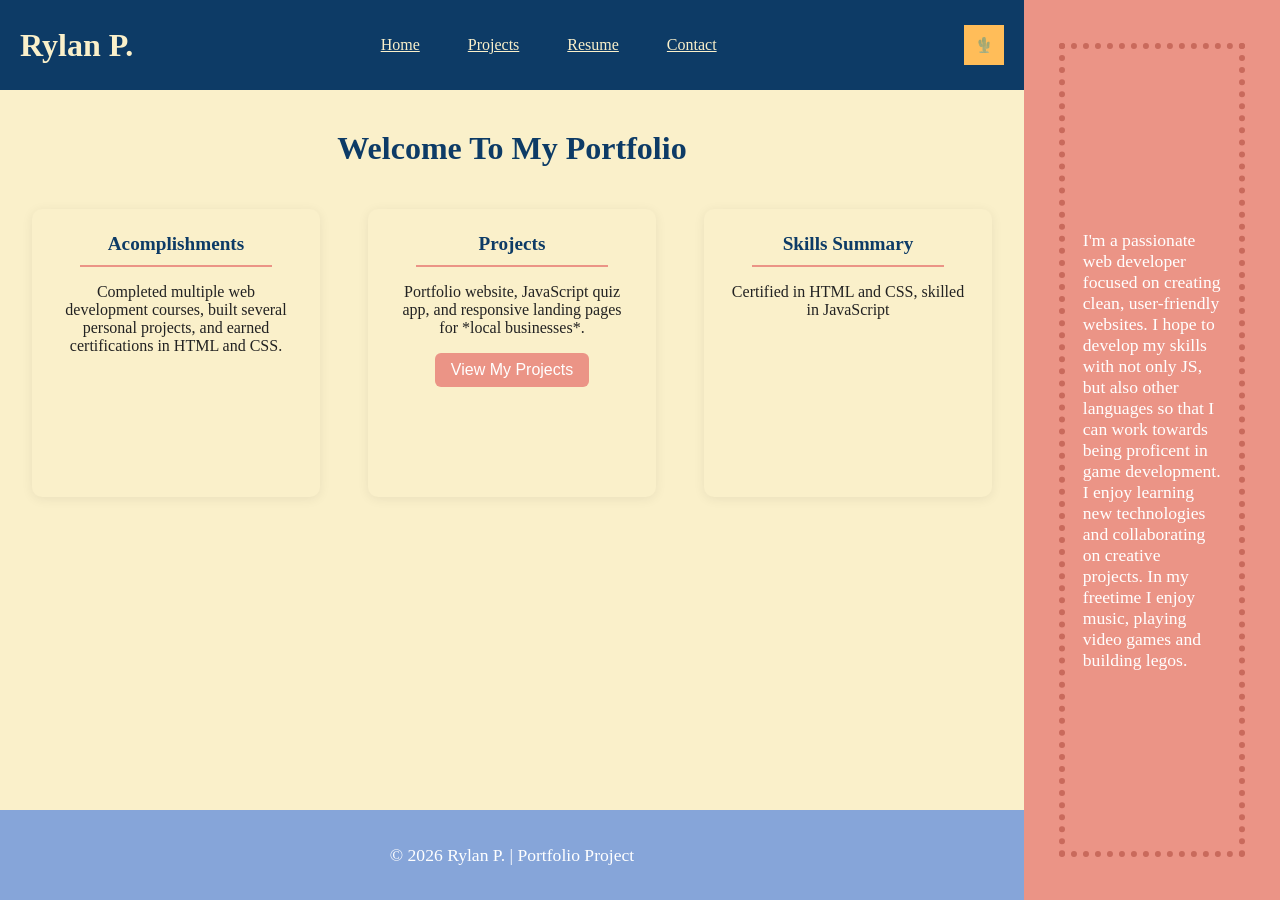
<file: index.html>
<!DOCTYPE html>
<html lang="en">
<head>
    <meta charset="UTF-8">
    <meta name="keywords" content="Rylan, coding, Portfolio">
    <meta name="description" content="Rylan P Portfolio">
    <meta name="viewport" content="width=device-width, initial-scale=1.0">
    <title>Portfolio</title>
    <link rel="stylesheet" href="portfoliocss.css">
    <script src="script.js" defer></script>
</head>
<body class="bodyHome-container">
    <header>

        <div class="header-bar">
            <h1>Rylan P.</h1><!-- name -->
        <nav class="nav-bar"><!-- right side -->
            <ul>
            <a href="index.html"> <li style="text-decoration: underline;">Home</li></a>
            <a href="projects.html"> <li style="text-decoration: underline;">Projects</li></a>
            <a href="resume.html"> <li style="text-decoration: underline;">Resume</li></a>
            <a href="contact.html"> <li style="text-decoration: underline;">Contact</li></a>
            </ul>

        </nav>
            <img src="images/logo.png" alt="logo" title="company logo"> <!-- left side -->
            
        </div>

    </header>

    <main class=".mainHome-container"><!-- make grid? -->
        <h1 class="main-heading">Welcome To My Portfolio</h1><!-- tagline -->

        <section class="left-main"> <!-- make flex col -->
            <div id="box1" class="home-box">
                <h1 class="boxHeader">Acomplishments</h1>
                <hr class="lineInBox">
                <p class="boxParagragh">Completed multiple web development courses, built several personal projects, and earned certifications in HTML and CSS.</p>
            </div><!-- acomplishments -->
            <div id="box2" class="home-box">
                <h1 class="boxHeader">Projects</h1>
                <hr class="lineInBox">
                <p class="boxParagragh">Portfolio website, JavaScript quiz app, and responsive landing pages for *local businesses*.</p>
            <div>
                <a href="projects.html"><button>View My Projects</button></a>
            </div>

            </div><!-- projects, include view my work button in box -->
            <div id="box3" class="home-box">
                <h1 class="boxHeader">Skills Summary</h1>
                <hr class="lineInBox">
                <p class="boxParagragh">Certified in HTML and CSS, skilled in JavaScript</p>
            </div><!-- Skills summary -->
        </section>
        
    </main>
        <aside>
            <div class="aside-box">
                <p>I'm a passionate web developer focused on creating clean, user-friendly websites. I hope to develop my skills with not only JS, but also other languages so that I can work towards being proficent in game development. I enjoy learning new technologies and collaborating on creative projects. In my freetime I enjoy music, playing video games and building legos.</p>
            </div>
        </aside>

    <footer>
        <p>&copy; 2026 Rylan P. | Portfolio Project</p>
    </footer>
</body>
</html>
</file>
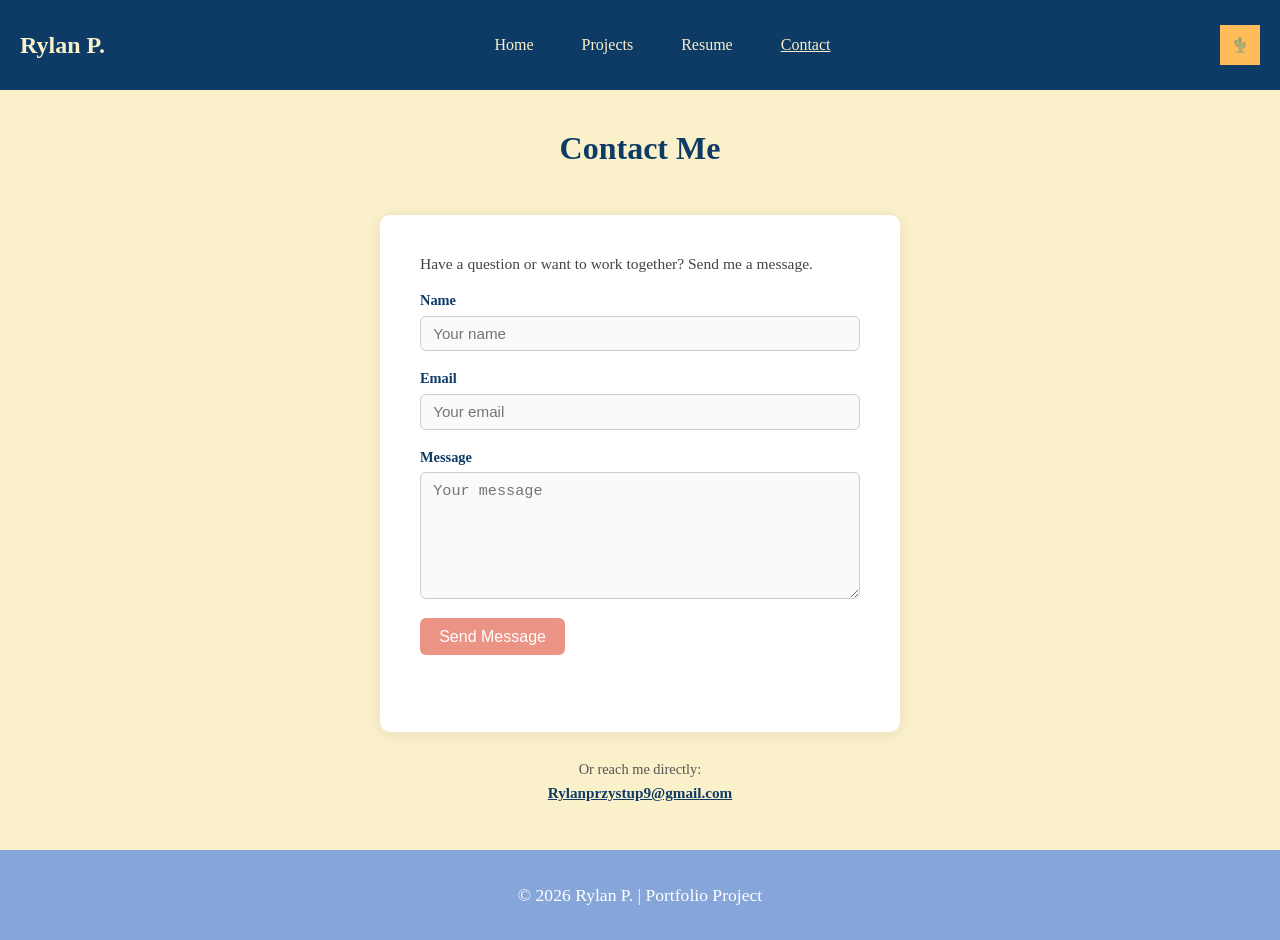
<file: contact.html>
<!DOCTYPE html>
<html lang="en">
<head>
    <meta charset="UTF-8">
    <meta name="viewport" content="width=device-width, initial-scale=1.0">
    <title>Contact | Rylan P.</title>
    <link rel="stylesheet" href="contact.css">
</head>
<body class="bodyContact-container">

    <header class="contact-header">
        <div class="header-bar">
            <h1>Rylan P.</h1>
            <nav class="nav-bar">
                <ul>
                    <a href="index.html"><li>Home</li></a>
                    <a href="projects.html"><li>Projects</li></a>
                    <a href="resume.html"><li>Resume</li></a>
                    <a href="contact.html"><li style="text-decoration: underline;">Contact</li></a>
                </ul>
            </nav>
            <img src="images/logo.png" alt="logo" title="company logo">
        </div>
    </header>

    <main class="contact-main">
        <h1 class="contact-page-title">Contact Me</h1>

        <div class="contact-card">
            <p class="contact-intro">Have a question or want to work together? Send me a message.</p>

            <div class="form-group">
                <label for="name">Name</label>
                <input type="text" id="name" placeholder="Your name">
            </div>

            <div class="form-group">
                <label for="email">Email</label>
                <input type="email" id="email" placeholder="Your email">
            </div>

            <div class="form-group">
                <label for="message">Message</label>
                <textarea id="message" rows="6" placeholder="Your message"></textarea>
            </div>

            <button onclick="handleSubmit()">Send Message</button>
            <p id="confirm-msg" class="confirm-msg"></p>
        </div>

        <div class="contact-links">
            <p>Or reach me directly:</p>
            <a href="mailto:Rylanprzystup9@gmail.com">Rylanprzystup9@gmail.com</a>
        </div>
    </main>

    <footer class="contact-footer">
        <p>&copy; 2026 Rylan P. | Portfolio Project</p>
    </footer>

    <script>
        function handleSubmit() {
            let name = document.getElementById("name").value.trim();
            let email = document.getElementById("email").value.trim();
            let message = document.getElementById("message").value.trim();
            let confirm = document.getElementById("confirm-msg");

            if (!name || !email || !message) {
                confirm.textContent = "Please fill out all fields.";
                confirm.style.color = "#c0392b";
                return;
            }

            confirm.textContent = "Message sent! I'll get back to you soon.";
            confirm.style.color = "#0D3B66";

            document.getElementById("name").value = "";
            document.getElementById("email").value = "";
            document.getElementById("message").value = "";
        }
    </script>

</body>
</html>
</file>
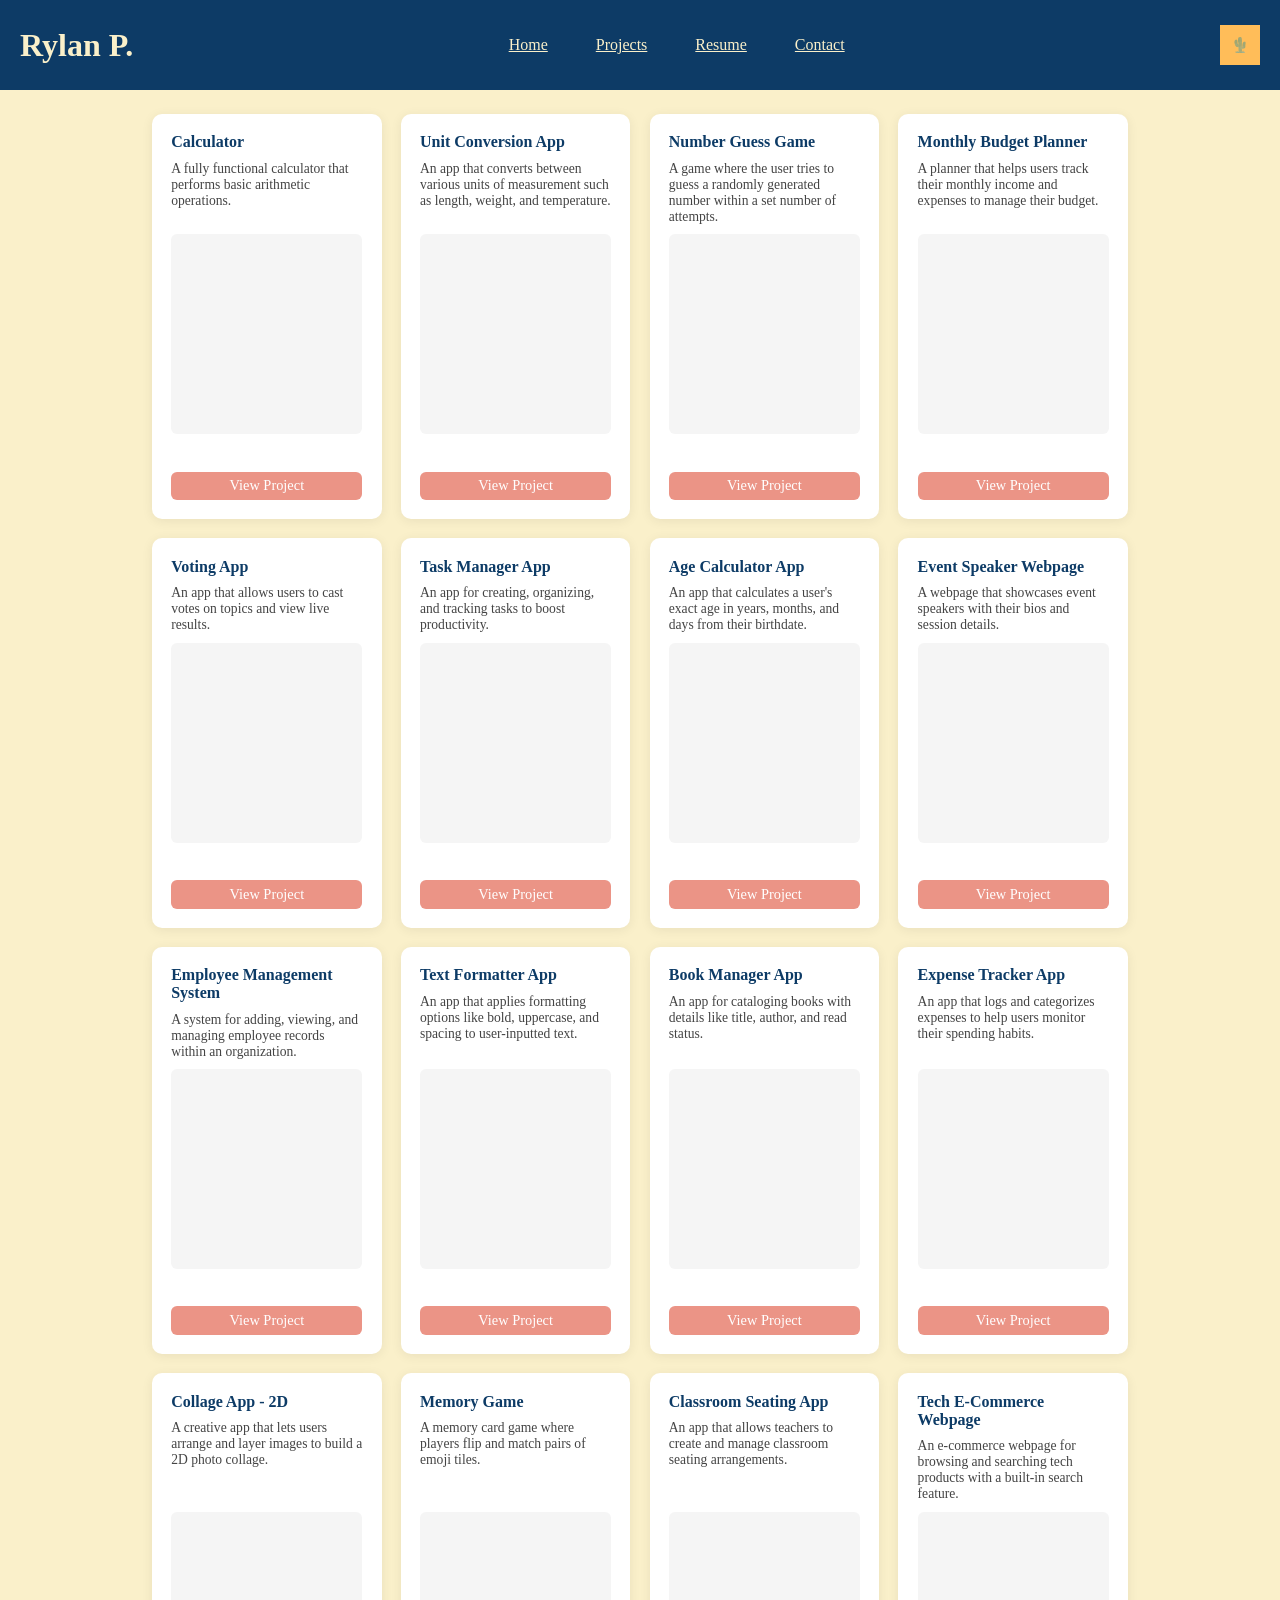
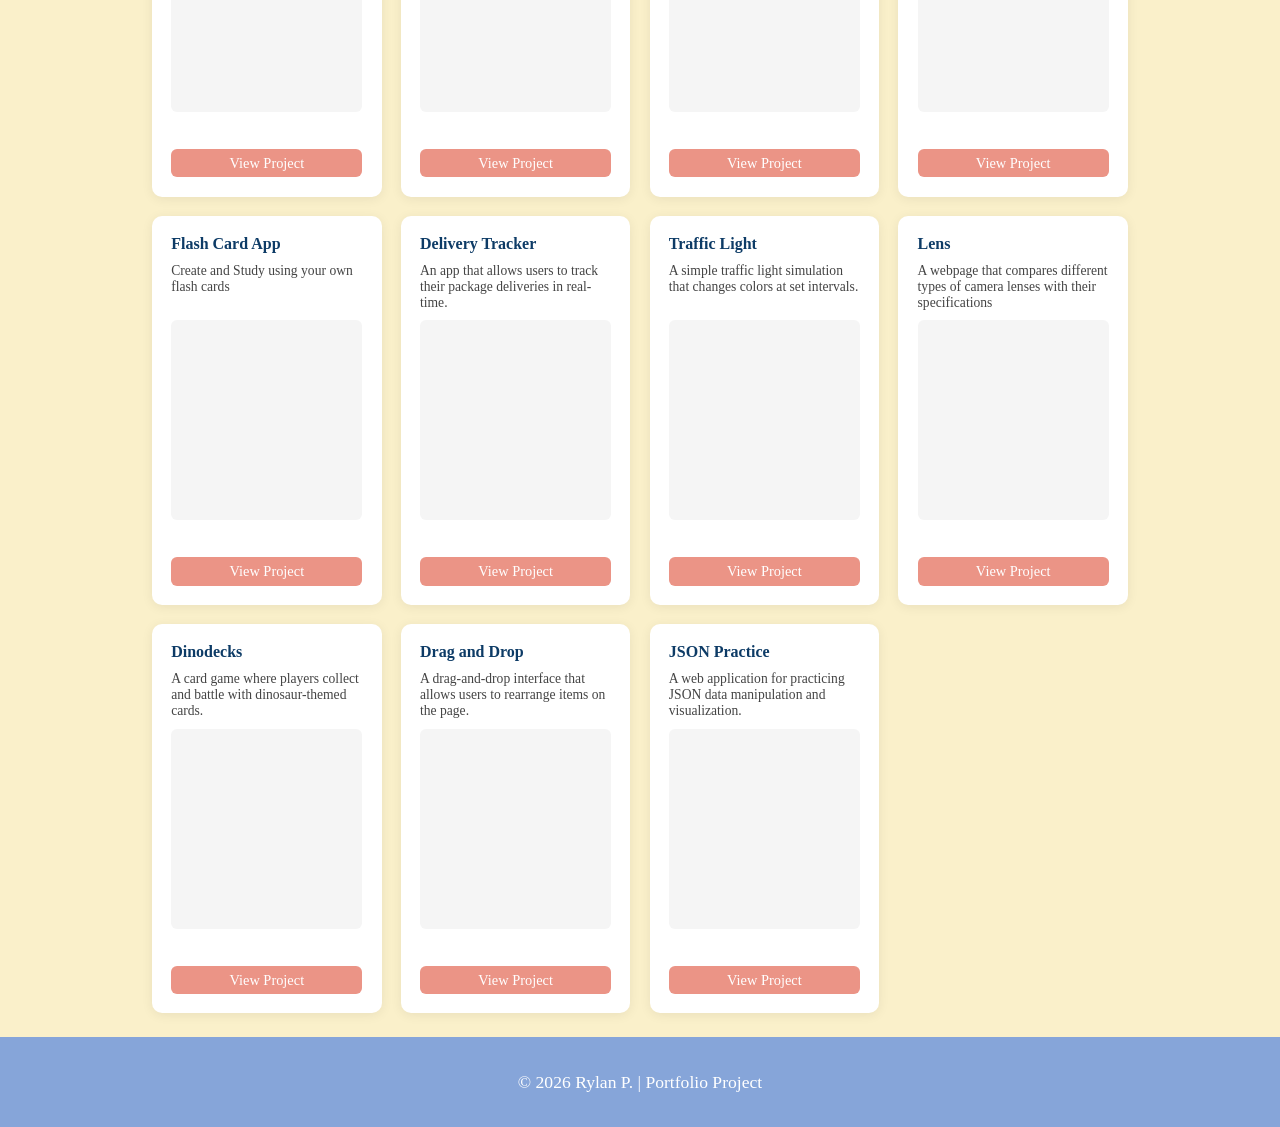
<file: projects.html>
<!DOCTYPE html>
<html lang="en">
<head>
    <meta charset="UTF-8">
    <meta name="viewport" content="width=device-width, initial-scale=1.0">
    <title>Projects-Rylan</title>
    <link rel="stylesheet" href="port-projects.css">
    <script src="script.js" defer></script>
</head>
<body class="bodyProject-container">
    <header>

        <div class="header-bar-projects">
            <h1>Rylan P.</h1><!-- name -->
        <nav class="nav-bar"><!-- right side -->
            <ul>
            <a href="index.html"> <li style="text-decoration: underline;">Home</li></a>
            <a href="projects.html"> <li style="text-decoration: underline;">Projects</li></a>
            <a href="resume.html"> <li style="text-decoration: underline;">Resume</li></a>
            <a href="contact.html"> <li style="text-decoration: underline;">Contact</li></a>
            </ul>

        </nav>
            <img src="images/logo.png" alt="logo" title="company logo"> <!-- left side -->
            
        </div>

    </header>

    <main class="mainHome-container-projects">
        <!-- div that will contain a 4 wide grid that holds iframes of each index from projeccts array-->
        <div id="display"></div>
    </main>

    <footer>
        <p>&copy; 2026 Rylan P. | Portfolio Project</p>
    </footer>
</body>
</html>
</file>
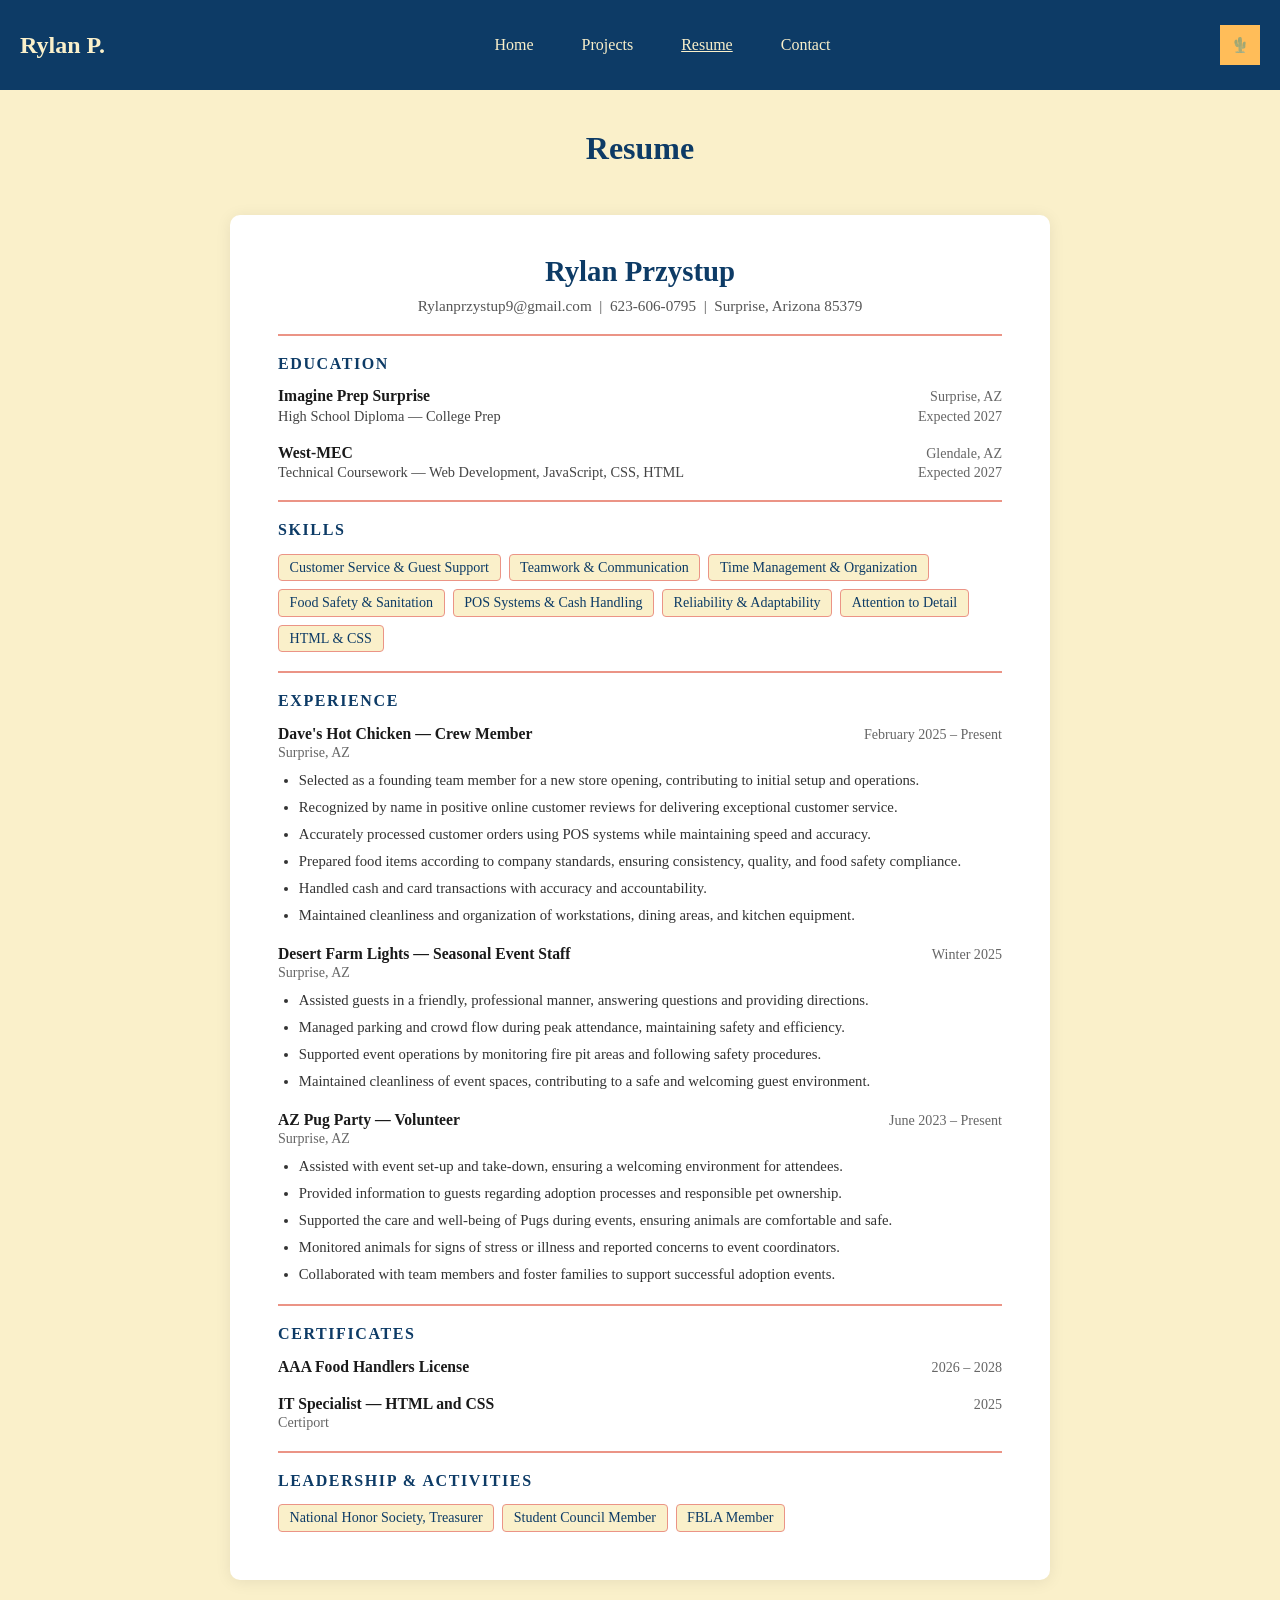
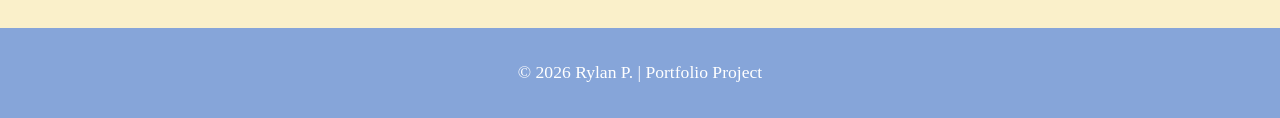
<file: resume.html>
<!DOCTYPE html>
<html lang="en">
<head>
    <meta charset="UTF-8">
    <meta name="viewport" content="width=device-width, initial-scale=1.0">
    <title>Resume | Rylan P.</title>
    <link rel="stylesheet" href="resume.css">
</head>
<body class="bodyResume-container">

    <header class="resume-header">
        <div class="header-bar">
            <h1>Rylan P.</h1>
            <nav class="nav-bar">
                <ul>
                    <a href="index.html"><li>Home</li></a>
                    <a href="projects.html"><li>Projects</li></a>
                    <a href="resume.html"><li style="text-decoration: underline;">Resume</li></a>
                    <a href="contact.html"><li>Contact</li></a>
                </ul>
            </nav>
            <img src="images/logo.png" alt="logo" title="company logo">
        </div>
    </header>

    <main class="resume-main">
        <h1 class="resume-page-title">Resume</h1>

        <div class="resume-card">

            <!-- Name / Contact -->
            <div class="resume-identity">
                <h2 class="resume-name">Rylan Przystup</h2>
                <p class="resume-contact">
                    Rylanprzystup9@gmail.com &nbsp;|&nbsp; 623-606-0795 &nbsp;|&nbsp; Surprise, Arizona 85379
                </p>
            </div>

            <hr class="resume-divider">

            <!-- Education -->
            <section class="resume-section">
                <h3 class="section-title">Education</h3>
                <div class="resume-entry">
                    <div class="entry-header">
                        <span class="entry-name">Imagine Prep Surprise</span>
                        <span class="entry-location">Surprise, AZ</span>
                    </div>
                    <div class="entry-sub">
                        <span>High School Diploma &mdash; College Prep</span>
                        <span class="entry-date">Expected 2027</span>
                    </div>
                </div>
                <div class="resume-entry">
                    <div class="entry-header">
                        <span class="entry-name">West-MEC</span>
                        <span class="entry-location">Glendale, AZ</span>
                    </div>
                    <div class="entry-sub">
                        <span>Technical Coursework &mdash; Web Development, JavaScript, CSS, HTML</span>
                        <span class="entry-date">Expected 2027</span>
                    </div>
                </div>
            </section>

            <hr class="resume-divider">

            <!-- Skills -->
            <section class="resume-section">
                <h3 class="section-title">Skills</h3>
                <div class="skills-grid">
                    <span class="skill-tag">Customer Service &amp; Guest Support</span>
                    <span class="skill-tag">Teamwork &amp; Communication</span>
                    <span class="skill-tag">Time Management &amp; Organization</span>
                    <span class="skill-tag">Food Safety &amp; Sanitation</span>
                    <span class="skill-tag">POS Systems &amp; Cash Handling</span>
                    <span class="skill-tag">Reliability &amp; Adaptability</span>
                    <span class="skill-tag">Attention to Detail</span>
                    <span class="skill-tag">HTML &amp; CSS</span>
                </div>
            </section>

            <hr class="resume-divider">

            <!-- Experience -->
            <section class="resume-section">
                <h3 class="section-title">Experience</h3>

                <div class="resume-entry">
                    <div class="entry-header">
                        <span class="entry-name">Dave's Hot Chicken &mdash; Crew Member</span>
                        <span class="entry-date">February 2025 &ndash; Present</span>
                    </div>
                    <p class="entry-location-line">Surprise, AZ</p>
                    <ul class="entry-bullets">
                        <li>Selected as a founding team member for a new store opening, contributing to initial setup and operations.</li>
                        <li>Recognized by name in positive online customer reviews for delivering exceptional customer service.</li>
                        <li>Accurately processed customer orders using POS systems while maintaining speed and accuracy.</li>
                        <li>Prepared food items according to company standards, ensuring consistency, quality, and food safety compliance.</li>
                        <li>Handled cash and card transactions with accuracy and accountability.</li>
                        <li>Maintained cleanliness and organization of workstations, dining areas, and kitchen equipment.</li>
                    </ul>
                </div>

                <div class="resume-entry">
                    <div class="entry-header">
                        <span class="entry-name">Desert Farm Lights &mdash; Seasonal Event Staff</span>
                        <span class="entry-date">Winter 2025</span>
                    </div>
                    <p class="entry-location-line">Surprise, AZ</p>
                    <ul class="entry-bullets">
                        <li>Assisted guests in a friendly, professional manner, answering questions and providing directions.</li>
                        <li>Managed parking and crowd flow during peak attendance, maintaining safety and efficiency.</li>
                        <li>Supported event operations by monitoring fire pit areas and following safety procedures.</li>
                        <li>Maintained cleanliness of event spaces, contributing to a safe and welcoming guest environment.</li>
                    </ul>
                </div>

                <div class="resume-entry">
                    <div class="entry-header">
                        <span class="entry-name">AZ Pug Party &mdash; Volunteer</span>
                        <span class="entry-date">June 2023 &ndash; Present</span>
                    </div>
                    <p class="entry-location-line">Surprise, AZ</p>
                    <ul class="entry-bullets">
                        <li>Assisted with event set-up and take-down, ensuring a welcoming environment for attendees.</li>
                        <li>Provided information to guests regarding adoption processes and responsible pet ownership.</li>
                        <li>Supported the care and well-being of Pugs during events, ensuring animals are comfortable and safe.</li>
                        <li>Monitored animals for signs of stress or illness and reported concerns to event coordinators.</li>
                        <li>Collaborated with team members and foster families to support successful adoption events.</li>
                    </ul>
                </div>
            </section>

            <hr class="resume-divider">

            <!-- Certificates -->
            <section class="resume-section">
                <h3 class="section-title">Certificates</h3>
                <div class="resume-entry">
                    <div class="entry-header">
                        <span class="entry-name">AAA Food Handlers License</span>
                        <span class="entry-date">2026 &ndash; 2028</span>
                    </div>
                </div>
                <div class="resume-entry">
                    <div class="entry-header">
                        <span class="entry-name">IT Specialist &mdash; HTML and CSS</span>
                        <span class="entry-date">2025</span>
                    </div>
                    <p class="entry-location-line">Certiport</p>
                </div>
            </section>

            <hr class="resume-divider">

            <!-- Leadership -->
            <section class="resume-section">
                <h3 class="section-title">Leadership &amp; Activities</h3>
                <div class="leadership-list">
                    <span class="skill-tag">National Honor Society, Treasurer</span>
                    <span class="skill-tag">Student Council Member</span>
                    <span class="skill-tag">FBLA Member</span>
                </div>
            </section>

        </div>
    </main>

    <footer class="resume-footer">
        <p>&copy; 2026 Rylan P. | Portfolio Project</p>
    </footer>

</body>
</html>
</file>
<file: portfoliocss.css>
* {
    margin: 0;
    padding: 0;
    box-sizing: border-box;
}

body.bodyHome-container {
    display: grid;
    grid-template-areas:
        "header header header sidebar"
        "body-home body-home body-home sidebar"
        "body-home body-home body-home sidebar"
        "body-home body-home body-home sidebar"
        "body-home body-home body-home sidebar"
        "body-home body-home body-home sidebar"
        "body-home body-home body-home sidebar"
        "body-home body-home body-home sidebar"
        "body-home body-home body-home sidebar"
        "footer footer footer sidebar";
    min-height: 100vh;
    background: #f5f5f5;
}

header {
    background-color: #0D3B66;
    grid-area: header;
    width: 80vw;
    height: 10vh;
    color: #FAF0CA;
    display: flex;
    align-items: center;
}

.header-bar {
    display: flex;
    justify-content: space-between;
    align-items: center;
    width: 100%;
    padding: 20px;
}

.nav-bar ul {
    display: flex;
    list-style: none;
    gap: 1em;
}

.nav-bar a {
    color: #FAF0CA;
    text-decoration: none;
    font-weight: 500;
    padding: 0.5em 1em;
    border-radius: 4px;
}

.nav-bar a:hover {
    background: #FAF0CA;
    color: #0D3B66;
}

img[alt="logo"] {
    height: 40px;
}

main {
    background-color: #FAF0CA;
    grid-area: body-home;
    height: 80vh;
    width: 80vw;
    display: flex;
    flex-direction: column;
    align-items: center;
}

.main-heading {
    text-align: center;
    padding: 40px 0 10px 0;
    font-size: 2rem;
    color: #0D3B66;
}

.left-main {
    display: flex;
    justify-content: center;
    flex-direction: row;
    gap: 3em;
    margin-top: 2em;
}

.home-box {
    background-color: #FAF0CA;
    border-radius: 10px;
    box-shadow: 0 2px 12px rgba(0,0,0,0.07);
    padding: 1.5em;
    width: 18rem;
    min-height: 18rem;
    display: flex;
    flex-direction: column;
    align-items: center;
}

.boxHeader {
    font-size: 1.2rem;
    color: #0D3B66;
    margin-bottom: 0.5em;
}

.lineInBox {
    width: 80%;
    border: none;
    border-top: 2px solid #EB9486;
    margin-bottom: 1em;
}

.boxParagragh {
    font-size: 1rem;
    color: #222;
    text-align: center;
    margin-bottom: 1em;
}

button {
    background: #EB9486;
    color: #fff;
    border: none;
    border-radius: 6px;
    padding: 0.5em 1em;
    font-size: 1rem;
    cursor: pointer;
}
button:hover {
    background: #d97a5c;
    color: #fff;
}

aside {
    background-color: #EB9486;
    grid-area: sidebar;
    width: 20vw;
    height: 100vh;
    color: #fff;
    display: flex;
    align-items: center;
    justify-content: center;
    font-size: 1.1rem;
    padding: 2em;
    box-sizing: border-box;
}

.aside-box {
    width: 100%;
    height: 98%;
    background: transparent;
    border: 6px dotted #c96a5c;
    display: flex;
    align-items: center;
    justify-content: center;
    padding: 1em;
    box-sizing: border-box;
}

footer {
    background-color: #86A5D9;
    grid-area: footer;
    width: 80vw;
    height: 10vh;
    display: flex;
    align-items: center;
    justify-content: center;
    color: #fff;
    font-size: 1.1rem;
    margin: 0 auto;
}

body.bodyProject-container {
    display: flex;
    flex-direction: column;
    min-height: 100vh;
    background: #f5f5f5;
}

.header-bar-projects {
    background-color: #0D3B66;
    color: #FAF0CA;
    display: flex;
    justify-content: space-between;
    align-items: center;
    width: 100vw;
    height: 10vh;
    padding: 20px;
}

.mainHome-container-projects {
    background-color: #FAF0CA;
    width: 80vw;
    flex: 1;
    margin: 0 auto;
    display: flex;
    flex-direction: column;
    align-items: center;
    justify-content: flex-start;
    min-height: 80vh;
    box-sizing: border-box;
}

.footer-projects {
    background-color: #86A5D9;
    color: #fff;
    font-size: 1.1rem;
    width: 100vw;
    height: 10vh;
    display: flex;
    align-items: center;
    justify-content: center;
}

@media (max-width: 900px) {
    .left-main {
        flex-direction: column;
        align-items: center;
        gap: 2em;
    }
    aside {
        width: 100vw;
        height: auto;
        padding: 1em;
    }
    main, footer, header {
        width: 100vw;
    }
    .mainHome-container-projects {
        width: 100vw;
        padding: 1em;
    }
    .header-bar-projects,
    .footer-projects {
        width: 100vw;
    }
}
</file>
<file: contact.css>
* {
    margin: 0;
    padding: 0;
    box-sizing: border-box;
}

body.bodyContact-container {
    display: flex;
    flex-direction: column;
    min-height: 100vh;
    background: #f5f5f5;
}


.contact-header {
    background-color: #0D3B66;
    width: 100%;
    height: 10vh;
    color: #FAF0CA;
    display: flex;
    align-items: center;
}

.header-bar {
    display: flex;
    justify-content: space-between;
    align-items: center;
    width: 100%;
    padding: 20px;
}

.header-bar h1 {
    color: #FAF0CA;
    font-size: 1.5rem;
}

.nav-bar ul {
    display: flex;
    list-style: none;
    gap: 1em;
}

.nav-bar a {
    color: #FAF0CA;
    text-decoration: none;
    font-weight: 500;
    padding: 0.5em 1em;
    border-radius: 4px;
}

.nav-bar a:hover {
    background: #FAF0CA;
    color: #0D3B66;
}

img[alt="logo"] {
    height: 40px;
}


.contact-main {
    flex: 1;
    background-color: #FAF0CA;
    display: flex;
    flex-direction: column;
    align-items: center;
    padding: 2.5em 1em 3em 1em;
}

.contact-page-title {
    font-size: 2rem;
    color: #0D3B66;
    text-align: center;
    margin-bottom: 1.5em;
}


.contact-card {
    background: #fff;
    border-radius: 10px;
    box-shadow: 0 2px 16px rgba(0,0,0,0.08);
    width: 100%;
    max-width: 520px;
    padding: 2.5em;
    display: flex;
    flex-direction: column;
    gap: 1.2em;
}

.contact-intro {
    font-size: 0.97rem;
    color: #444;
}


.form-group {
    display: flex;
    flex-direction: column;
    gap: 0.4em;
}

.form-group label {
    font-size: 0.9rem;
    font-weight: 600;
    color: #0D3B66;
}

.form-group input,
.form-group textarea {
    border: 1.5px solid #ccc;
    border-radius: 6px;
    padding: 0.55em 0.8em;
    font-size: 0.95rem;
    color: #222;
    background: #fafafa;
    outline: none;
    resize: vertical;
}

.form-group input:focus,
.form-group textarea:focus {
    border-color: #0D3B66;
    background: #fff;
}

button {
    background: #EB9486;
    color: #fff;
    border: none;
    border-radius: 6px;
    padding: 0.6em 1.2em;
    font-size: 1rem;
    cursor: pointer;
    align-self: flex-start;
}

button:hover {
    background: #d97a5c;
}

.confirm-msg {
    font-size: 0.92rem;
    min-height: 1.2em;
}


.contact-links {
    margin-top: 1.8em;
    text-align: center;
    display: flex;
    flex-direction: column;
    gap: 0.4em;
}

.contact-links p {
    font-size: 0.9rem;
    color: #555;
}

.contact-links a {
    color: #0D3B66;
    font-weight: 600;
    text-decoration: underline;
    font-size: 0.95rem;
}

.contact-links a:hover {
    color: #EB9486;
}


.contact-footer {
    background-color: #86A5D9;
    color: #fff;
    font-size: 1.1rem;
    width: 100%;
    height: 10vh;
    display: flex;
    align-items: center;
    justify-content: center;
}


@media (max-width: 600px) {
    .contact-card {
        padding: 1.5em 1.2em;
    }
}
</file>
<file: port-projects.css>
* {
    margin: 0;
    padding: 0;
    box-sizing: border-box;
}

body.bodyProject-container {
    overflow-x: hidden;
    display: grid;
    grid-template-areas:
        "header header header"
        "body-home body-home body-home"
        "footer footer footer";
    grid-template-rows: 10vh 1fr 10vh;
    min-height: 100vh;
    background: #f5f5f5;
}

header {
    background-color: #0D3B66;
    grid-area: header;
    width: 100vw;
    height: 10vh;
    color: #FAF0CA;
    display: flex;
    align-items: center;
    position: sticky;
    top: 0;
    z-index: 100;
}

.header-bar-projects {
    display: flex;
    justify-content: space-between;
    align-items: center;
    width: 100%;
    padding: 20px;
}

.nav-bar ul {
    display: flex;
    list-style: none;
    gap: 1em;
}

.nav-bar a {
    color: #FAF0CA;
    text-decoration: none;
    font-weight: 500;
    padding: 0.5em 1em;
    border-radius: 4px;
}

.nav-bar a:hover {
    background: #FAF0CA;
    color: #0D3B66;
}

img[alt="logo"] {
    height: 40px;
}

main {
    background-color: #FAF0CA;
    grid-area: body-home;
    width: 100vw;
    display: flex;
    flex-direction: column;
    align-items: center;
}

/* Project card grid */
#display {
    width: 100%;
}

.project-card {
    background-color: #fff;
    border-radius: 10px;
    box-shadow: 0 2px 12px rgba(0, 0, 0, 0.07);
    padding: 1.2em;
    display: flex;
    flex-direction: column;
    gap: 0.6em;
}

.project-card h2 {
    font-size: 1rem;
    color: #0D3B66;
}

.project-card p {
    font-size: 0.85rem;
    color: #444;
    flex: 1;
}

.project-card iframe {
    border: none;
    border-radius: 6px;
    background: #f5f5f5;
}

.project-card a {
    color: #fff;
    background-color: #EB9486;
    text-decoration: none;
    text-align: center;
    padding: 0.4em 0.8em;
    border-radius: 6px;
    font-size: 0.9rem;
}

.project-card a:hover {
    background-color: #d97a5c;
}

footer {
    background-color: #86A5D9;
    grid-area: footer;
    width: 100vw;
    height: 10vh;
    display: flex;
    align-items: center;
    justify-content: center;
    color: #fff;
    font-size: 1.1rem;
}


/* ── Media Queries ── */

/* Tablet: 2 columns */
@media (max-width: 900px) {
    #display {
        grid-template-columns: repeat(2, 1fr) !important;
        padding: 1.5em !important;
    }
}

/* Mobile: 1 column */
@media (max-width: 500px) {
    #display {
        grid-template-columns: 1fr !important;
        padding: 1em !important;
    }

    .header-bar-projects {
        flex-direction: column;
        height: auto;
        padding: 1em;
        gap: 0.5em;
        text-align: center;
    }

    header {
        height: auto;
    }

    .nav-bar ul {
        flex-wrap: wrap;
        justify-content: center;
    }
}
</file>
<file: resume.css>
* {
    margin: 0;
    padding: 0;
    box-sizing: border-box;
}

body.bodyResume-container {
    display: flex;
    flex-direction: column;
    min-height: 100vh;
    background: #f5f5f5;
}


.resume-header {
    background-color: #0D3B66;
    width: 100%;
    height: 10vh;
    color: #FAF0CA;
    display: flex;
    align-items: center;
}

.header-bar {
    display: flex;
    justify-content: space-between;
    align-items: center;
    width: 100%;
    padding: 20px;
}

.header-bar h1 {
    color: #FAF0CA;
    font-size: 1.5rem;
}

.nav-bar ul {
    display: flex;
    list-style: none;
    gap: 1em;
}

.nav-bar a {
    color: #FAF0CA;
    text-decoration: none;
    font-weight: 500;
    padding: 0.5em 1em;
    border-radius: 4px;
}

.nav-bar a:hover {
    background: #FAF0CA;
    color: #0D3B66;
}

img[alt="logo"] {
    height: 40px;
}


.resume-main {
    flex: 1;
    background-color: #FAF0CA;
    display: flex;
    flex-direction: column;
    align-items: center;
    padding: 2.5em 1em 3em 1em;
}

.resume-page-title {
    font-size: 2rem;
    color: #0D3B66;
    text-align: center;
    margin-bottom: 1.5em;
}

.resume-card {
    background: #fff;
    border-radius: 10px;
    box-shadow: 0 2px 16px rgba(0,0,0,0.08);
    width: 100%;
    max-width: 820px;
    padding: 2.5em 3em;
}


.resume-identity {
    text-align: center;
    margin-bottom: 1.2em;
}

.resume-name {
    font-size: 1.8rem;
    color: #0D3B66;
    margin-bottom: 0.3em;
}

.resume-contact {
    font-size: 0.95rem;
    color: #555;
}


.resume-divider {
    border: none;
    border-top: 2px solid #EB9486;
    margin: 1.2em 0;
}


.resume-section {
    margin-bottom: 0.5em;
}

.section-title {
    font-size: 1rem;
    font-weight: 700;
    text-transform: uppercase;
    letter-spacing: 0.1em;
    color: #0D3B66;
    margin-bottom: 0.9em;
}


.resume-entry {
    margin-bottom: 1.2em;
}

.entry-header {
    display: flex;
    justify-content: space-between;
    align-items: baseline;
    gap: 1em;
}

.entry-name {
    font-weight: 600;
    color: #1a1a1a;
    font-size: 0.98rem;
}

.entry-location {
    font-size: 0.88rem;
    color: #666;
    white-space: nowrap;
}

.entry-sub {
    display: flex;
    justify-content: space-between;
    align-items: baseline;
    gap: 1em;
    margin-top: 0.15em;
    font-size: 0.9rem;
    color: #444;
}

.entry-date {
    font-size: 0.88rem;
    color: #666;
    white-space: nowrap;
}

.entry-location-line {
    font-size: 0.88rem;
    color: #666;
    margin-top: 0.1em;
}

.entry-bullets {
    margin-top: 0.5em;
    padding-left: 1.3em;
    display: flex;
    flex-direction: column;
    gap: 0.3em;
}

.entry-bullets li {
    font-size: 0.92rem;
    color: #333;
    line-height: 1.5;
}


.skills-grid {
    display: flex;
    flex-wrap: wrap;
    gap: 0.5em;
}

.skill-tag {
    background-color: #FAF0CA;
    border: 1.5px solid #EB9486;
    color: #0D3B66;
    border-radius: 4px;
    padding: 0.3em 0.75em;
    font-size: 0.88rem;
    font-weight: 500;
}

.leadership-list {
    display: flex;
    flex-wrap: wrap;
    gap: 0.5em;
}


.resume-footer {
    background-color: #86A5D9;
    color: #fff;
    font-size: 1.1rem;
    width: 100%;
    height: 10vh;
    display: flex;
    align-items: center;
    justify-content: center;
}


@media (max-width: 700px) {
    .resume-card {
        padding: 1.5em 1.2em;
    }

    .entry-header,
    .entry-sub {
        flex-direction: column;
        gap: 0.1em;
    }

    .entry-date,
    .entry-location {
        font-size: 0.82rem;
    }

    .resume-name {
        font-size: 1.4rem;
    }
}
</file>
